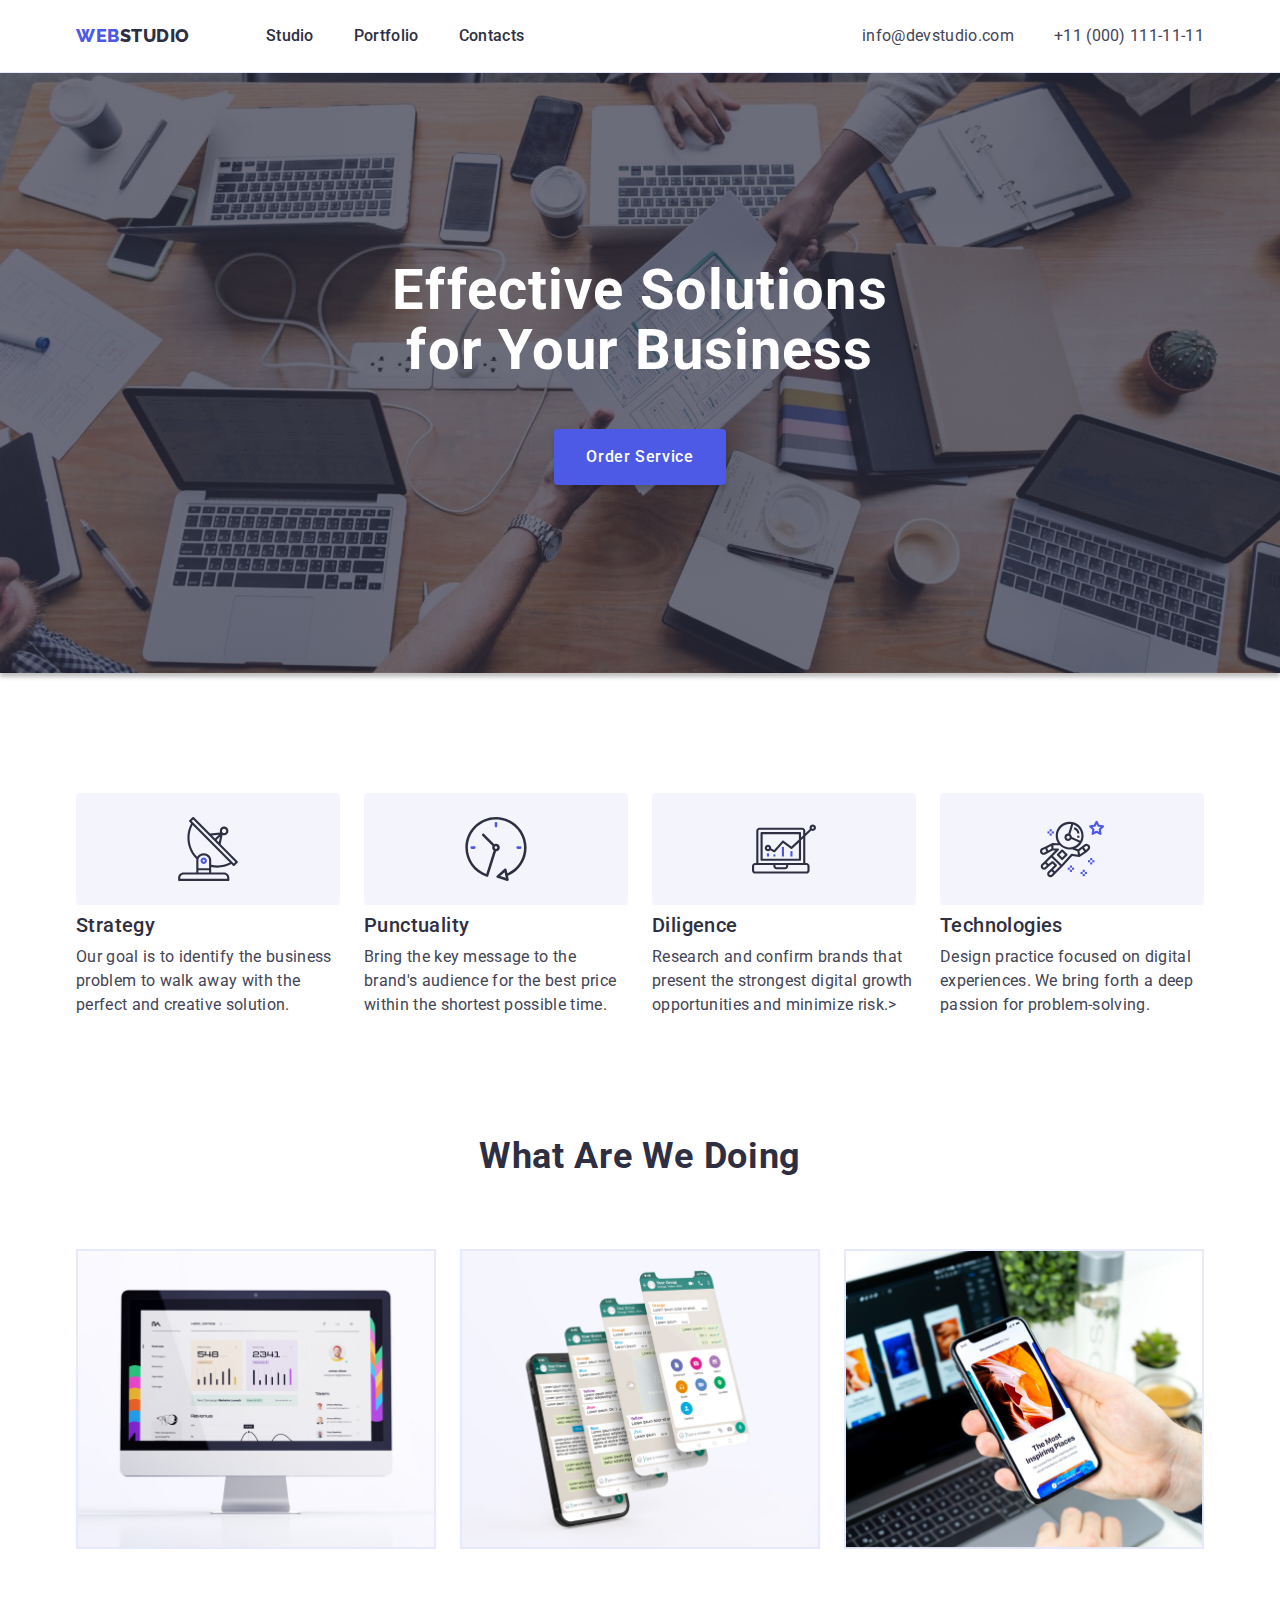
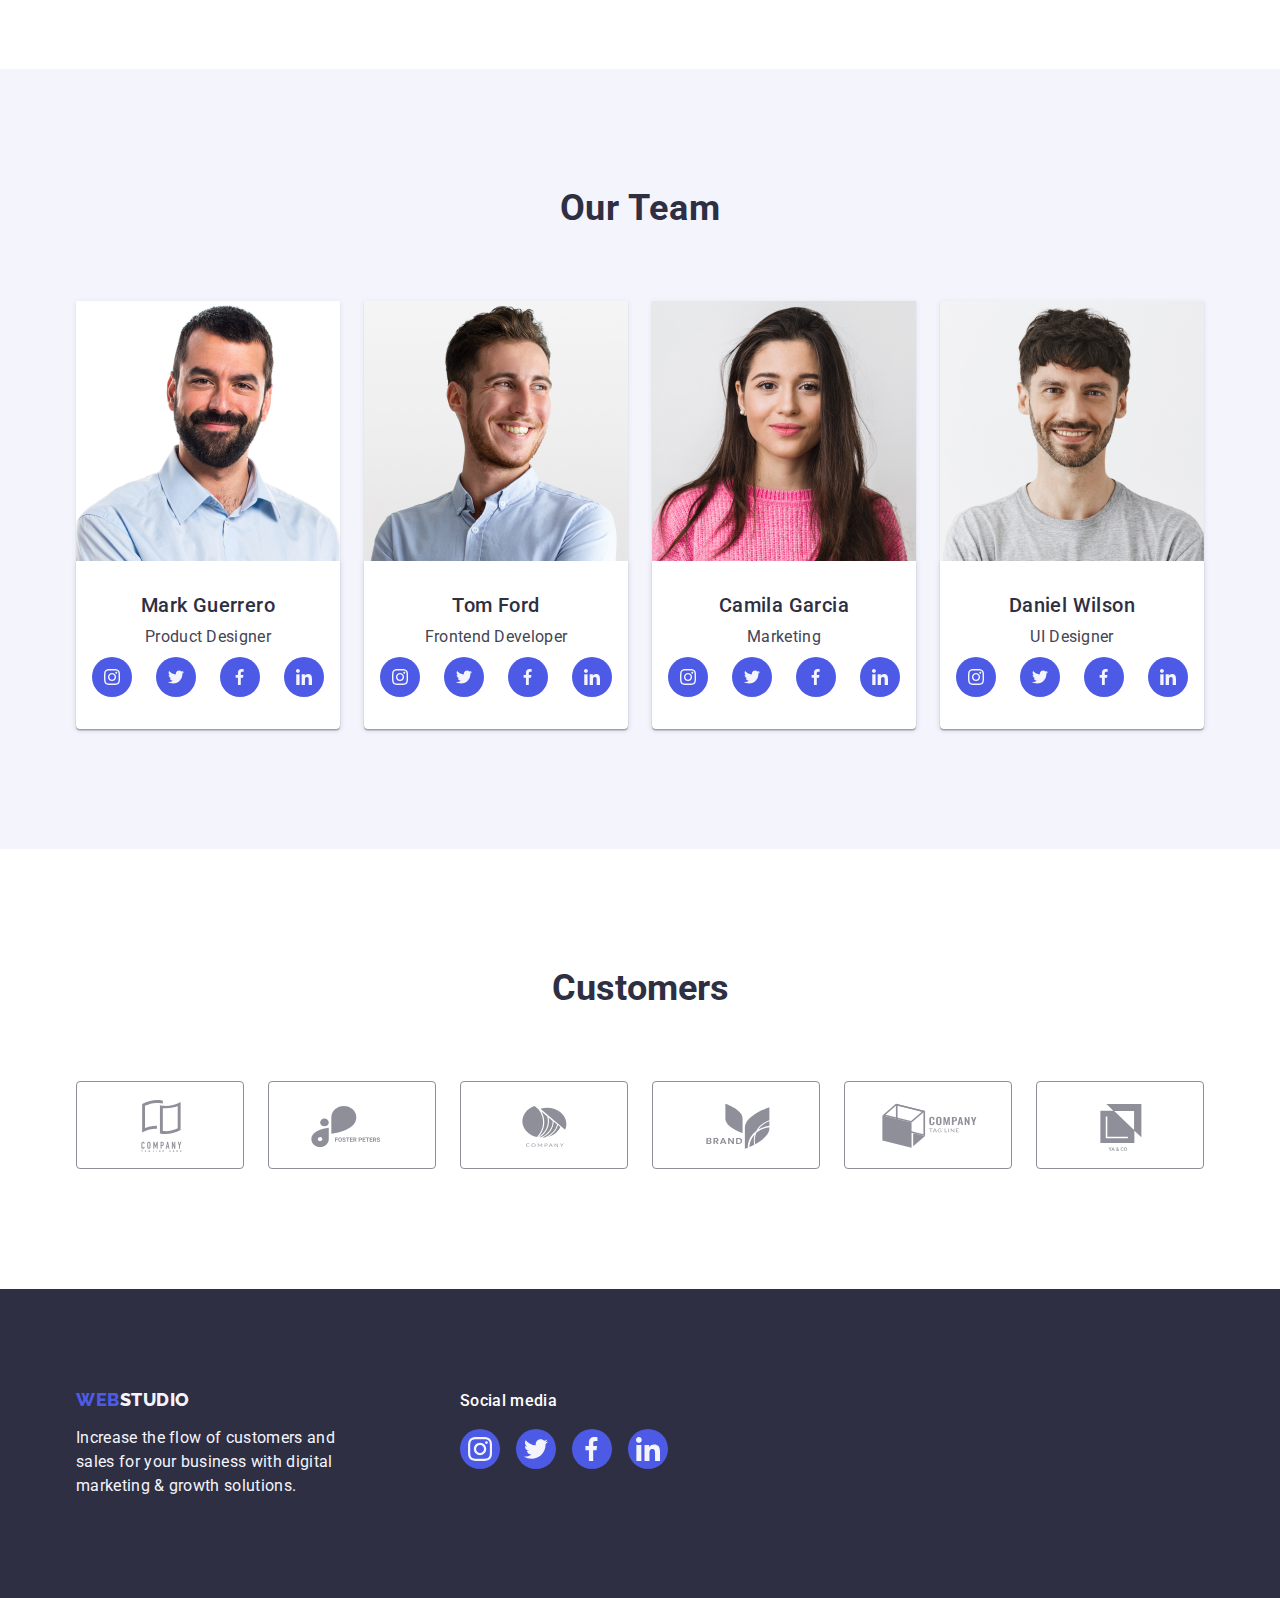
<file: index.html>
<!DOCTYPE html>
<html lang="en">

<head>
    <meta charset="UTF-8">
    <meta http-equiv="X-UA-Compatible" content="IE=edge">
    <meta name="viewport" content="width=device-width, initial-scale=1.0">
    <title>Document</title>
    <link rel="stylesheet" href="https://cdn.jsdelivr.net/npm/modern-normalize@1.1.0/modern-normalize.min.css">
    <link rel="stylesheet" href="./css/styles.css">
    <!-- Fonts -->
    <link rel="preconnect" href="https://fonts.googleapis.com">
    <link rel="preconnect" href="https://fonts.gstatic.com" crossorigin>
    <link rel="preconnect" href="https://fonts.googleapis.com">
    <link rel="preconnect" href="https://fonts.gstatic.com" crossorigin>

    <link
        href="https://fonts.googleapis.com/css2?family=Raleway:wght@800&family=Roboto:wght@400;500;700;900&display=swap"
        rel="stylesheet">

</head>

<body>
    <!-- header -->
    <header class="header">
        <div class="header-container container">
            <nav class="header-navigation">
                <a class="header-logo link" href="./index.html">Web<span class="logo-blue">Studio</span></a>
                <ul class="header-list list">
                    <li class="header-item">
                        <a class="header-link link" href="./index.html">Studio</a>
                    </li>
                    <li class="header-item">
                        <a class="header-link link" href="./portfolio.html">Portfolio</a>
                    </li>
                    <li class="header-item">
                        <a class="header-link link" href="">Contacts</a>
                    </li>
                </ul>
            </nav>
            <address class="header-info">
                <ul class="header-info list">
                    <li class="header-info-item"><a class="header-info-link link "
                            href="mailto:info@devstudio.com">info@devstudio.com</a></li>
                    <li class="header-info-item"><a class="header-info-link link" href="tel:+110001111111">+11 (000)
                            111-11-11</a></li>
                </ul>
            </address>
        </div>
    </header>
    <main class="main">
        <!-- hero -->
        <section class="section-hero">
            <div class="hero-container container">
                <h1 class="hero">Effective Solutions
                    for Your Business</h1>
                <button class="hero-button" type="button">Order Service</button>
            </div>
        </section>
        <!-- goals -->

        <section class="section-goals">
            <div class="goals-container container">
                <h2 hidden class="goals-hero">Our Goals</h2>
                <ul class="goals-list list">
                    <li class="goals-item">
                        <div class="icons-container">
                            <svg class="goals-icons" width="64" height="64">
                                <use href="./images/icons.svg#icon-antenna-1-1"></use>
                            </svg>
                        </div>
                        <h3 class="goals-item-name">Strategy</h3>
                        <p class="goals-description">Our goal is to identify the business
                            problem to walk away with the perfect and creative solution. </p>
                    </li>
                    <li class="goals-item">
                        <div class="icons-container">
                            <svg class="goals-icons" width="64" height="64">
                                <use href="./images/icons.svg#icon-clock-1-1"></use>
                            </svg>
                        </div>
                        <h3 class="goals-item-name">Punctuality</h3>
                        <p class="goals-description">Bring the key message to the brand's audience for the best price
                            within
                            the shortest possible time.</p>
                    </li>
                    <li class="goals-item">
                        <div class="icons-container">
                            <svg class="goals-icons" width="64" height="64">
                                <use href="./images/icons.svg#icon-diagram-1-1"></use>
                            </svg>
                        </div>
                        <h3 class="goals-item-name">Diligence</h3>
                        <p class="goals-description">Research and confirm brands that present the strongest digital
                            growth
                            opportunities and minimize
                            risk.></p>
                    </li>
                    <li class="goals-item">
                        <div class="icons-container">
                            <svg class="goals-icons" width="64" height="64">
                                <use href="./images/icons.svg#icon-astronaut-1-1"></use>
                            </svg>
                        </div>
                        <h3 class="goals-item-name">Technologies</h3>
                        <p class="goals-description">Design practice focused on digital experiences. We bring forth a
                            deep
                            passion for
                            problem-solving.</p>
                    </li>
                </ul>
            </div>
        </section>

        <!-- activites -->
        <section class="section-activites">
            <div class=" activites-container container">
                <h2 class="activites-header">What are we doing</h2>
                <ul class="activites-list list">
                    <li class="activites-item"><img src="./images/computer.jpg" width="360" alt="Computer"></li>
                    <li class="activites-item"><img src="./images/phonescreen.jpg" width="360" alt="Phone Screen"></li>
                    <li class="activites-item"><img src="./images/phone.jpg" width="360" alt="Phone"></li>

                </ul>
            </div>
        </section>
        <!-- team -->
        <section class="section-team">
            <div class="team-container container">
                <h2 class="team-header">Our Team</h2>
                <ul class="team-list list">
                    <li class="team-item">
                        <img class="team-img" src="./images/img.jpg" width="264" alt="Mark">
                        <div class="team-member-div">
                            <h3 class="team-member">Mark Guerrero</h3>
                            <p class="team-text">Product Designer</p>
                            <ul class="team-icon-list list">
                                <li class="team-icon-item">
                                    <a class="team-icon-link" href="./index.html"> <svg  class="team-soc-icons" width="16" height="16">
                                            <use href="./images/icons.svg#icon-instagram-2" >
                                            </use>
                                        </svg></a>
                                </li>
                                <li class="team-icon-item">
                                    <a class="team-icon-link" href="./index.html"> <svg class="team-soc-icons" width="16" height="16">
                                            <use href="./images/icons.svg#icon-twitter-1" ></use>
                                        </svg></a>
                                </li>
                                <li class="team-icon-item">
                                    <a class="team-icon-link" href="./index.html"> <svg class="team-soc-icons" width="16" height="16">
                                            <use href="./images/icons.svg#icon-Vector" ></use>
                                        </svg></a>
                                </li>
                                <li class="team-icon-item">
                                    <a class="team-icon-link" href="./index.html"><svg class="team-soc-icons" width="16" height="16">
                                            <use href="./images/icons.svg#icon-linkedin-1" ></use>
                                        </svg></a>
                                </li>
                            </ul>
                        </div>
                    </li>
                    <!-- Tom -->
                    <li class="team-item">
                        <img class="team-img" src="./images/tom.jpg" width="264" alt="Tom">
                        <div class="team-member-div">
                            <h3 class="team-member">Tom Ford</h3>
                            <p class="team-text">Frontend Developer</p>
                       
                            <ul class="team-icon-list list">
                                <li class="team-icon-item">
                                    <a class="team-icon-link" href="./index.html"> <svg class="team-soc-icons" width="16" height="16">
                                            <use href="./images/icons.svg#icon-instagram-2" >
                                            </use>
                                        </svg></a>
                                </li>
                                <li class="team-icon-item">
                                    <a class="team-icon-link" href="./index.html"> <svg class="team-soc-icons" width="16" height="16">
                                            <use href="./images/icons.svg#icon-twitter-1" ></use>
                                        </svg></a>
                                </li>
                                <li class="team-icon-item">
                                    <a class="team-icon-link" href="./index.html"> <svg class="team-soc-icons" width="16" height="16">
                                            <use href="./images/icons.svg#icon-Vector" ></use>
                                        </svg></a>
                                </li>
                                <li class="team-icon-item">
                                    <a class="team-icon-link" href="./index.html"><svg class="team-soc-icons" width="16" height="16">
                                            <use href="./images/icons.svg#icon-linkedin-1" ></use>
                                        </svg></a>
                                </li>
                            </ul>
                        </div>
                    </li>
                    <!-- Camila -->
                    <li class="team-item">

                        <img class="team-img" src="./images/camila.jpg" width="264" alt="Camila">
                        <div class="team-member-div">
                            <h3 class="team-member">Camila Garcia</h3>
                            <p class="team-text">Marketing</p>
                        
                        
                            <ul class="team-icon-list list">

                                <li class="team-icon-item">
                                    <a class="team-icon-link" href="./index.html"> <svg class="team-soc-icons" width="16" height="16" >
                                            <use href="./images/icons.svg#icon-instagram-2" >
                                            </use>
                                        </svg></a>
                                </li>
                                <li class="team-icon-item">
                                    <a class="team-icon-link" href="./index.html"> <svg class="team-soc-icons" width="16" height="16" >
                                            <use href="./images/icons.svg#icon-twitter-1" ></use>
                                        </svg></a>
                                </li>
                                <li class="team-icon-item">
                                    <a class="team-icon-link" href="./index.html"> <svg class="team-soc-icons" width="16" height="16" >
                                            <use href="./images/icons.svg#icon-Vector" ></use>
                                        </svg></a>
                                </li>
                                <li class="team-icon-item">
                                    <a class="team-icon-link" href="./index.html"><svg class="team-soc-icons" width="16" height="16" >
                                            <use href="./images/icons.svg#icon-linkedin-1" ></use>
                                        </svg></a>
                                </li>
                                </ul>
                        </div>
                    </li>
                    <!-- Daniel -->
                    <li class="team-item">

                        <img class="team-img" src="./images/daniel.jpg" width="264" alt="Daniel">
                        <div class="team-member-div">
                            <h3 class="team-member">Daniel Wilson</h3>
                            <p class="team-text">UI Designer</p>
                            <ul class="team-icon-list list">
                                <li class="team-icon-item">
                                    <a class="team-icon-link" href="./index.html"> <svg  class="team-soc-icons" width="16" height="16" >
                                            <use href="./images/icons.svg#icon-instagram-2" >
                                            </use>
                                        </svg></a>
                                </li>
                                <li class="team-icon-item">
                                    <a class="team-icon-link" href="./index.html"> <svg  class="team-soc-icons" width="16" height="16" >
                                            <use href="./images/icons.svg#icon-twitter-1" ></use>
                                        </svg></a>
                                </li>
                                <li class="team-icon-item">
                                    <a class="team-icon-link" href="./index.html"> <svg  class="team-soc-icons" width="16" height="16" >
                                            <use href="./images/icons.svg#icon-Vector" ></use>
                                        </svg></a>
                                </li>
                                <li class="team-icon-item">
                                    <a class="team-icon-link" href="./index.html"><svg  class="team-soc-icons" width="16" height="16" >
                                            <use href="./images/icons.svg#icon-linkedin-1" ></use>
                                        </svg></a>
                                </li>
                            </ul>
                        </div>
                    </li>
                </ul>
            </div>
        </section>
        <section class="customers">
            <div class="customers-container container">
                <h2 class="header-customers">Customers</h2>
                <!-- <div class="customers-box"> -->
                <ul class="customers-list list">
                    <li class="customers-item item">
                        <a class="customers-link" href="./index.html"> <svg class="customer-icons" width="104" height="56">
                                <use href="./images/icons.svg#icon-Logo-1" ></use>
                            </svg></a>
                    </li>
                    <li class="customers-item item">
                        <a class="customers-link" href="./index.html"> <svg class="customer-icons" width="104" height="56">
                                <use href="./images/icons.svg#icon-Logo-2" ></use>
                            </svg></a>
                    </li>
                    <li class="customers-item item">
                        <a class="customers-link" href="./index.html"> <svg  class="customer-icons" width="104" height="56"> 
                                <use href="./images/icons.svg#icon-Logo-3" ></use>
                            </svg></a>
                    </li>
                    <li class="customers-item item">
                        <a class="customers-link" href="./index.html"> <svg class="customer-icons" width="104" height="56">
                                <use href="./images/icons.svg#icon-Logo-4" ></use>
                            </svg></a>
                    </li>
                    <li class="customers-item item">
                        <a class="customers-link" href="./index.html"> <svg class="customer-icons" width="104" height="56">
                                <use href="./images/icons.svg#icon-Logo-5" ></use>
                            </svg></a>
                    </li>
                    <li class="customers-item item">
                        <a class="customers-link" href="./index.html"> <svg class="customer-icons" width="104" height="56">
                                <use href="./images/icons.svg#icon-Logo-6" ></use>
                            </svg></a>
                    </li>
                </ul>

                <!-- </div> -->

            </div>

        </section>
    </main>
    <footer class="footer">
        <div class="footer-container container">
            <div class="footer-cont">
                <a class="footer-link link" href="./index.html">Web<span class="footer-logo-blue">Studio</span></a>
                <p class="footer-text">Increase the flow of customers and sales for your business with digital marketing
                    &
                    growth solutions.</p>
            </div>
            <div class="footer-icons">
                <p class="footer-header">Social media</p>
                <ul class="footer-icon-list list">
                    <li class="footer-icon item">
                        <a class="footer-icon-link" href="/index.html"> <svg class="socials-icons" width="24"
                                height="24">
                                <use href="./images/icons.svg#icon-instagram-2"></use>
                            </svg></a>
                    </li>
                    <li class="footer-icon item">
                        <a class="footer-icon-link" href="/index.html"> <svg class="socials-icons" width="24"
                                height="24">
                                <use href="./images/icons.svg#icon-twitter-1"></use>
                            </svg></a>
                    </li>
                    <li class="footer-icon item">
                        <a class="footer-icon-link" href="/index.html"> <svg class="socials-icons" width="24"
                                height="24">
                                <use href="./images/icons.svg#icon-Vector"></use>
                            </svg></a>
                    </li>
                    <li class="footer-icon item">
                        <a class="footer-icon-link" href="/index.html"> <svg class="socials-icons" width="24"
                                height="24">
                                <use href="./images/icons.svg#icon-linkedin-1"></use>
                            </svg></a>
                    </li>
                </ul>
            </div>
        </div>
    </footer>
</body>

</html>
</file>
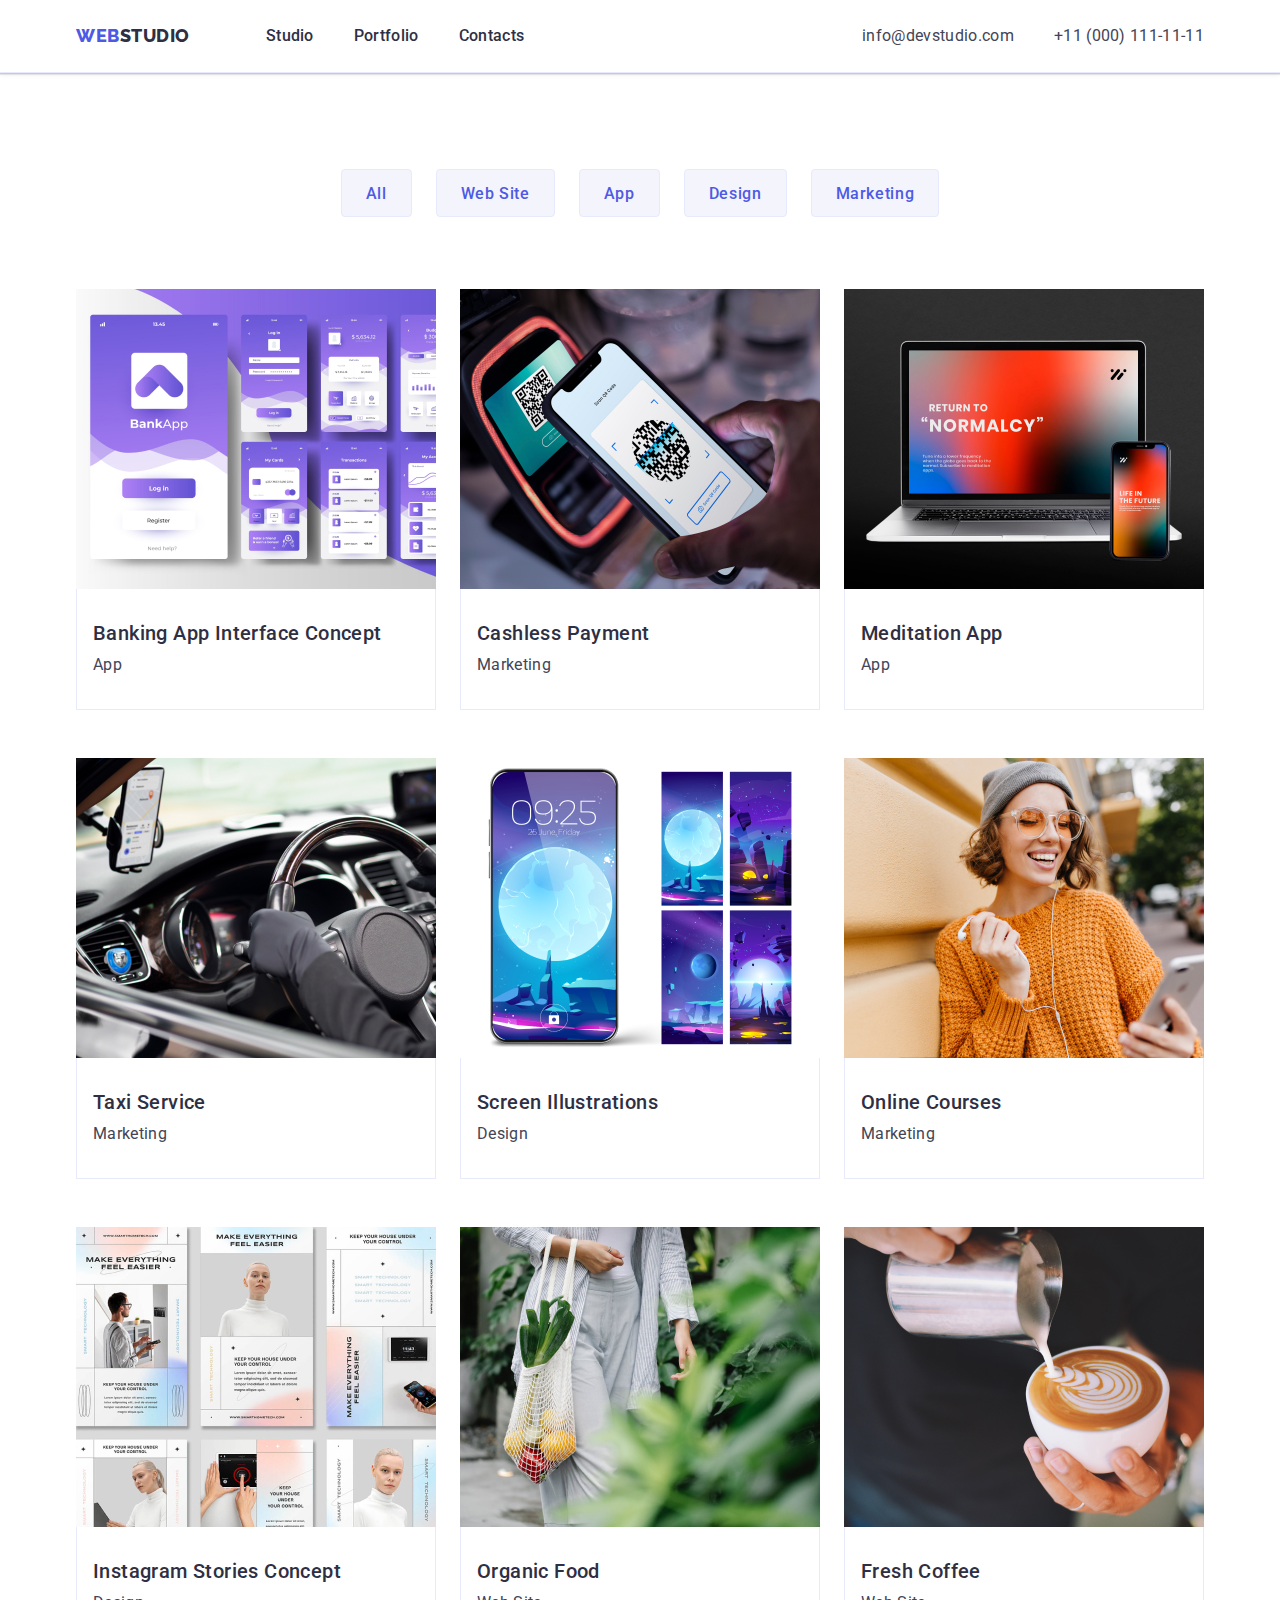
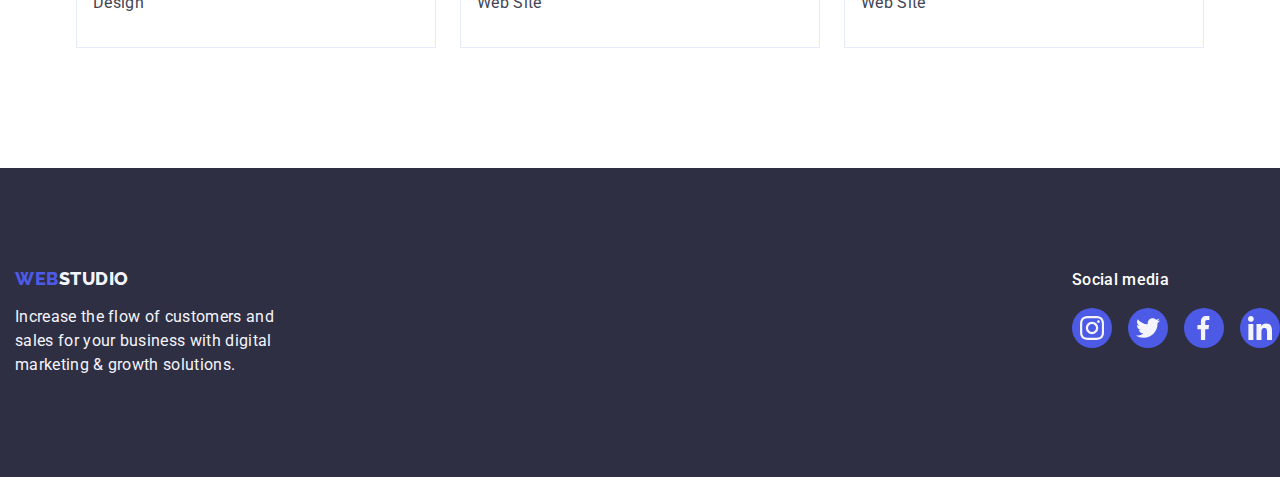
<file: portfolio.html>
<!DOCTYPE html>
<html lang="en">

<head>
    <meta charset="UTF-8">
    <meta http-equiv="X-UA-Compatible" content="IE=edge">
    <meta name="viewport" content="width=device-width, initial-scale=1.0">
    <title>Document</title>
    <link rel="stylesheet" href="https://cdn.jsdelivr.net/npm/modern-normalize@1.1.0/modern-normalize.min.css">
    <link rel="stylesheet" href="./css/styles.css">
    <link rel="preconnect" href="https://fonts.gstatic.com" crossorigin>
    <link rel="preconnect" href="https://fonts.googleapis.com">
<link rel="preconnect" href="https://fonts.gstatic.com" crossorigin>
<link href="https://fonts.googleapis.com/css2?family=Raleway:wght@800&family=Roboto:wght@400;500;700;900&display=swap" rel="stylesheet">

</head>

<body>
    <!-- header -->
    <header class="header">
        <div class="header-container container">
        <nav class="header-navigation">
            <a class="header-logo link" href="./index.html">Web<span class="logo-blue">Studio</span></a>
            <ul class="header-list list">
                <li class="header-item">
                    <a class="header-link link" href="./index.html">Studio</a>
                </li>
                <li class="header-item">
                    <a class="header-link link" href="./portfolio.html">Portfolio</a>
                </li>
                <li class="header-item">
                    <a class="header-link link" href="">Contacts</a>
                </li>
            </ul>
        </nav>
        <address class="header-info">
            <ul class="header-info list">
                <li class="header-info-item"><a class="header-info-link link "
                        href="mailto:info@devstudio.com">info@devstudio.com</a></li>
                <li class="header-info-item"><a class="header-info-link link" href="tel:+110001111111">+11 (000)
                        111-11-11</a></li>
            </ul>
        </address>
    </div>
    </header>
    <!-- MAIN -->
    <main class="main-portfolio">
        <section class="portfolio-container">
            <div class="portfolio-div container">
            <h1 hidden>portfolio</h1>
            <ul class="portfolio-list list">
            <li class="portfolio-item"><button class="portfolio-button" type="button">All</button></li>
            <li class="portfolio-item"><button class="portfolio-button" type="button">Web Site</button></li>
            <li class="portfolio-item"><button class="portfolio-button" type="button">App</button></li>
            <li class="portfolio-item"><button class="portfolio-button" type="button">Design</button></li>
            <li class="portfolio-item"><button class="portfolio-button" type="button">Marketing</button></li>
        </ul>
        <ul class="examples-list list ">
            
               <li class="examples-item ">
                <a class="work-link link" href="">
                    <img class="portfolio-icon" src="./images/appsscreen.jpg"
                     width="360" alt="App">
                     <div class="work-container" >
                    <h2 class="example-header">Banking App Interface Concept</h2>
                    <p class="example-p">App</p>
                </div>
                </a>
                </li>
                <li class="examples-item ">
                    <a class="work-link link" href="">
                    <img class="portfolio-icon" src="./images/cantactless.jpg" width="360" alt="Marketing">
                    <div class="work-container" >
                    <h2 class="example-header">Cashless Payment</h2>
                    <p class="example-p">Marketing</p>
                </div>
                </a>
                </li>
                <li class="examples-item ">
                    <a class="work-link link" href="">
                        
                    <img class="portfolio-icon" src="./images/apps.jpg" width="360" alt="App">
                    <div class="work-container" >
                    <h2 class="example-header">Meditation App</h2>
                    <p class="example-p">App</p>
                </div>
                </a>
                </li>
                <li class="examples-item ">
                    <a class="work-link link" href="">
                    <img class="portfolio-icon" src="./images/car.jpg" width="360" alt="Marketing">
                    <div class="work-container" >
                    <h2 class="example-header">Taxi Service</h2>
                    <p class="example-p">Marketing</p>
                </div>
                </a>
                </li>
                <li class="examples-item ">
                    <a class="work-link link" href="">
                    <img class="portfolio-icon" src="./images/illustration.jpg" width="360" alt="Design">
                    <div class="work-container" >
                    <h2 class="example-header">Screen Illustrations</h2>
                    <p class="example-p">Design</p>
                </div>
                </a>
                </li>
                <li class="examples-item ">
                    <a class="work-link link" href="">
                    <img class="portfolio-icon" src="./images/courses.jpg" width="360" alt="Marketing">
                    <div class="work-container" >
                    <h2 class="example-header">Online Courses</h2>
                    <p class="example-p">Marketing</p>
                </div>
                </a>
                </li>
                <li class="examples-item ">
                    <a class="work-link link" href="">
                        
                    <img class="portfolio-icon" src="./images/insta.jpg" width="360" alt="Design">
                    <div class="work-container" >
                    <h2 class="example-header">Instagram Stories Concept</h2>
                    <p class="example-p">Design</p>
                </div>
                </a>
                </li>
                <li class="examples-item ">
                    <a class="work-link link" href="">
                    <img class="portfolio-icon" src="./images/food.jpg" width="360" alt="Web Site">
                    <div class="work-container" >
                    <h2 class="example-header">Organic Food</h2>
                    <p class="example-p">Web Site</p>
                </div>
                </a>
                </li>
                <li class="examples-item">
                    <a class="work-link link" href="">
                    <img class="portfolio-icon" src="./images/coffee.jpg" width="360" alt="Web Site">
                    <div class="work-container" >
                    <h2 class="example-header">Fresh Coffee</h2>
                    <p class="example-p ">Web Site</p>
                </div>
                </a>
                </li>

            </ul>
        </div>
    </section>
    </main>
    <footer class="footer">
        <div class="footer-container">
            <div class="container">
                <a class="footer-link link" href="./index.html">Web<span class="footer-logo-blue">Studio</span></a>
                <p class="footer-text">Increase the flow of customers and sales for your business with digital marketing
                    &
                    growth solutions.</p>
            </div>
            <div class="footer-icons">
                <p class="footer-header">Social media</p>
                <ul class="footer-icon-list list">
                    <li class="footer-icon item">
                        <a class="footer-icon-link" href="/index.html"> <svg class="socials-icons" width="24"
                                height="24">
                                <use href="./images/icons.svg#icon-instagram-2"></use>
                            </svg></a>
                    </li>
                    <li class="footer-icon item">
                        <a class="footer-icon-link" href="/index.html"> <svg class="socials-icons" width="24"
                                height="24">
                                <use href="./images/icons.svg#icon-twitter-1"></use>
                            </svg></a>
                    </li>
                    <li class="footer-icon item">
                        <a class="footer-icon-link" href="/index.html"> <svg class="socials-icons" width="24"
                                height="24">
                                <use href="./images/icons.svg#icon-Vector"></use>
                            </svg></a>
                    </li>
                    <li class="footer-icon item">
                        <a class="footer-icon-link" href="/index.html"> <svg class="socials-icons" width="24"
                                height="24">
                                <use href="./images/icons.svg#icon-linkedin-1"></use>
                            </svg></a>
                    </li>
                </ul>
            </div>
        </div>
    </footer>
</body>

</html>
</file>
<file: css/styles.css>
:root {
    --iris: #4d5ae5;
    --ocean: #404bbf;
    --navyblue: #2e2f42;
    --green: #31d0aa;
    --slate: #434455;
    --lightslate: #8e8f99;
    --cornflower: #e7e9fc;
    --cloud: #f4f4fd;
    --navybluemodal: #2e2f42;
    --grey: #2e2f42;
    --white: #ffffff;
}

body {
    font-family: "Roboto", sans-serif;
    color: #434455;
    background-color: var(--white);
}

h1,
h2,
h3,
h4,
h5,
h6,
p {
    margin: 0;
}

ul {
    list-style: none;
    padding: 0px;
    margin: 0;
}

img {
    max-width: 100%;
    display: block;
}

a {
    text-decoration: none;
}




/* page 1,HEADER */
.header-logo {
    font-family: "Raleway", sans-serif;
    font-size: 18px;
    font-weight: 800;
    line-height: 1.17;
    letter-spacing: 0.03em;
    color: var(--iris);
    text-transform: uppercase;
    display: flex;
    align-items: center;
    padding: 0px;
    align-items: flex-start;
    margin-right: 76px;


}

.container {
    width: 1158px;
    padding-left: 15px;
    padding-right: 15px;
    margin: 0 auto;
    /* display: flex; */
    /* align-items: center; */
}

.header {
    border-bottom: 1px solid #e7e9fc;
    box-shadow: 0px 2px 1px rgba(46, 47, 66, 0.08),
        0px 1px 1px rgba(46, 47, 66, 0.16),
        0px 1px 6px rgba(46, 47, 66, 0.08);
}

.header-container {
    display: flex;
    align-items: center;
}

.header-navigation {
    display: flex;
    align-items: center;

}

.list {
    list-style: none;
    display: flex;
    flex-direction: row;
    align-items: flex-start;
    padding: 0px;
    gap: 40px;
    /* width: 261px; */
    left: 347px;
    top: 24px;
}

/* .list {
    padding: 0px;
} */

.logo-blue {
    color: var(--navyblue);
}

.header-list {
    list-style: none;
    display: flex;
    gap: 40px;

}


.header-link {
    display: block;
    font-family: 'Roboto', sans-serif;
    font-weight: 500;
    font-size: 16px;
    line-height: 1.5;
    letter-spacing: 0.02em;
    text-decoration: none;
    color: var(--navyblue);
    padding: 24px 0;
}

.header-item:not(:last-child) {
    margin-right: 0;
}

.header-link:hover,
.header-link:focus {
    color: #404bbf;
}

.link {
    text-decoration: none;
}

.header-info {
    font-style: normal;
    display: flex;
    gap: 40px;
    margin-left: auto;

}

.header-info-item:not(:last-child) {
    margin-right: 0;
}

.header-info-link {
    font-family: 'Roboto', sans-serif;
    font-size: 16px;
    line-height: 1.5;
    letter-spacing: 0.02em;
    color: var(--slate)
}

.header-info-link:hover,
.header-info-link:focus {
    color: #404bbf;
}

/* Page 1 MAIN */
/* .main {

} */
/* HERO */
/* .hero-container{

/* }  */

.section-hero {
    background-image: linear-gradient(rgba(46, 47, 66, 0.7), rgba(46, 47, 66, 0.7)),url(../images/people-office.jpg);
    max-width: 1440px;
    background-repeat: no-repeat;
    background-position: center;
    background-size: cover;
    background-color: var(--navyblue);
    box-shadow: 0px 4px 4px rgba(0, 0, 0, 0.25);
    padding: 188px 0;
    margin: auto;


}
.hero-container {
    /* background-image: linear-gradient(rgba(46, 47, 66, 0.7), rgba(46, 47, 66, 0.7)),url(../images/people-office.jpg);
    max-width: 1440px;
    background-repeat: no-repeat;
    background-position: center;
    background-size: cover;
    background-color: var(--navyblue);
    box-shadow: 0px 4px 4px rgba(0, 0, 0, 0.25); */

}


.hero {
    font-family: 'Roboto', sans-serif;
    font-weight: 700;
    font-size: 56px;
    line-height: 1.07;
    text-align: center;
    letter-spacing: 0.02em;
    color: var(--white);
    max-width: 496px;
    margin-bottom: 48px;
    margin-left: auto;
    margin-right: auto;

}

.hero-button {
    font-family: "Roboto", sans-serif;
    padding: 16px 32px;
    font-size: 16px;
    line-height: 1.5;
    letter-spacing: 0.04em;
    background: #4D5AE5;
    box-shadow: 0px 4px 4px rgba(0, 0, 0, 0.15);
    color: var(--white);
    font-weight: 500;
    cursor: pointer;
    display: block;
    min-width: 169px;
    height: 56px;
    border: none;
    border-radius: 4px;
    margin: auto;
}

.hero-button:hover,
.hero-button:focus {
    background-color: #404BBF;
}

.section-goals {
    padding: 120px 0;

}

.goals-container {
    display: flex;
}

/* .goals-hero {} */

.goals-list {
    list-style: none;
    display: flex;
    gap: 24px;
}

.goals-item:not(:last-child) {
    margin-right: 0;
}

.goals-item {
    width: calc((100% - 72px) / 4);
}

.goals-item-name {
    font-family: 'Roboto', sans-serif;
    font-weight: 500;
    font-size: 20px;
    line-height: 24px;
    letter-spacing: 0.02em;
    color: #2E2F42;

    margin-bottom: 8px;
}

.goals-icons {
    display: inline-block;
    width: 64px;
    height: 64px;
    /* padding-top: 24px; */
}

.icons-container {
    background-color: var(--cloud);
    height: 112px;
    width: 264px;
    border-radius: 4px;
    margin-bottom: 8px;
    text-align: center;
    display: flex;
    align-items: center;
    justify-content: center;

}

.goals-description {
    font-family: 'Roboto', sans-serif;
    font-size: 16px;
    line-height: 24px;
    letter-spacing: 0.02em;
    color: var(--slate);

}

.section-activites {
    padding-bottom: 120px;
}

.activites-header {
    font-family: 'Roboto', sans-serif;
    font-weight: 700;
    font-size: 36px;
    line-height: 1.11;
    text-align: center;
    letter-spacing: 0.02em;
    text-transform: capitalize;
    color: var(--navyblue);
    margin-bottom: 72px;
}

.activites-list {
    display: flex;
    gap: 24px;
}

.activites-item {
    border: 1px solid #E7E9FC;
    flex: none;
    background-color: #FFFFFF;
    width: calc((100% - 48px) / 3);
}

.section-team {
    left: 0px;
    top: 1548px;
    background-color: #F4F4FD;
    padding: 120px 0;
}

.team-container {}

.team-header {
    font-family: 'Roboto', sans-serif;
    font-weight: 700;
    font-size: 36px;
    line-height: 1.11;
    text-align: center;
    letter-spacing: 0.02em;
    text-transform: capitalize;
    color: var(--navyblue);
    margin-bottom: 72px;

}

.team-list {
    display: flex;
    gap: 24px;
    
}

.team-item {
    background-color: #FFFFFF;
    flex-basis: calc((100% - 72px) / 4);
    box-shadow: 0px 1px 6px rgba(46, 47, 66, 0.08), 0px 1px 1px rgba(46, 47, 66, 0.16), 0px 2px 1px rgba(46, 47, 66, 0.08);
    border-radius: 0px 0px 4px 4px;


}
.container-team-icon {
    

}
.team-icon {
    display: flex;
    justify-content: center;
    gap: 24px;
}
.team-soc-icons{
    fill: var(--cloud);
    /* border-radius:50%; */
    display: flex;
    align-items: center;
    justify-content: center;


}
.team-icon-list {
    display: flex;
    justify-content: center;
    gap: 24px;

}
.team-icon-item {
    width: 40px;
    height: 40px;

}
.team-icon-link {
    width: 100%;
    height: 100%;
    background-color:var(--iris);
    border-radius:50%;
    display: flex;
    align-items: center; 
    justify-content: center;
}
.team-icon-link:hover,
.team-icon-link:focus{
    background-color: #404bbf; 

}
.team-member {
    font-family: 'Roboto', sans-serif;
    font-weight: 500;
    font-size: 20px;
    line-height: 24px;
    text-align: center;
    letter-spacing: 0.02em;
    color: var(--navyblue);
    margin-bottom: 8px;

}

.team-member-div {
    padding: 32px 0;
    border-radius: 0px 0px 4px 4px;
    box-shadow: 0px 1px 6px rgba(46, 47, 66, 0.08), 0px 1px 1px rgba(46, 47, 66, 0.16), 0px 2px 1px rgba(46, 47, 66, 0.08);

}

.team-text {
    font-family: 'Roboto';
    font-size: 16px;
    line-height: 24px;
    text-align: center;
    letter-spacing: 0.02em;
    color: var(--slate);
    padding-bottom: 8px;
    
}
.customers {
    padding: 120px 0;

}
.header-customers{
    font-size: 36px;
    line-height: 1.1;
    color: #2E2F42;
    margin-bottom: 72px;
   text-align: center;
}
.customers-list {
    display: flex;
    gap: 24px;

}

.customers-item {
    width: calc((100% - 120px) / 6);
    height: 88px;
}


.customers-link {
    width: 100%;
    height: 100%;
    border: 1px solid #8e8f99;
    border-radius:4px;
    display: flex;
    align-items: center;
    justify-content: center;
    color: var(--lightslate);
}
.customer-icons {
    fill: currentColor;
}

.customers-link:hover,
.customers-link:focus {
    border-color: #404bbf;
    color: #404bbf;
}

/* FOOTER */
.footer {
    left: 0px;
    top: 2280px;
    background: var(--navyblue);
    padding: 100px 0;
}
.footer-icon-list {
    display: flex;
    gap: 16px;
}
.footer-icon {
    width: 40px;
    height: 40px;
}
.footer-icon-link{
    width: 100%;
    height: 100%;
    background-color:var(--iris);
    border-radius:50%;
    display: flex;
    align-items: center;
    justify-content: center;

}
.footer-icon-link:hover,
.footer-icon-link:focus {
    background-color: #31d0aa;
    background-color: #31d0aa;
}
.socials-icons {
    fill: var(--cloud);

}
.footer-container {
    display: flex;
    align-items: baseline;
   

}
.footer-header {
    font-weight: 500;
    font-size: 16px;
    line-height: 1.5;
    letter-spacing: 0.02em;
    color:var(--white);
    margin-bottom: 16px;


}
.footer-cont {
    margin-right: 120px;
}

.footer-link {
    font-family: "Raleway", sans-serif;
    font-size: 18px;
    font-weight: 800;
    line-height: 1.17;
    letter-spacing: 0.03em;
    text-align: left;
    color: var(--iris);
    text-transform: uppercase;
    text-decoration: none;
    display: inline-block;
    margin-bottom: 16px;
}

.footer-logo-blue {
    color: #f4f4fd;
}

.footer-text {
    left: 156px;
    top: 2420px;
    font-size: 16px;
    line-height: 1.5;
    letter-spacing: 0.02em;
    color: var(--cloud);
    max-width: 264px;

}

/* PAGE 2 */
.portfolio-container {
    padding: 96px 0 120px;

}

.list {
    list-style: none;
}

.portfolio-list {
    display: flex;
    justify-content: center;
    gap: 24px;
    margin-bottom: 72px;
}

/* .portfolio-item {} */

.portfolio-button {
    font-family: "Roboto", sans-serif;
    font-weight: 500;
    font-size: 16px;
    line-height: 1.5;
    letter-spacing: 0.04em;
    padding: 12px 24px;
    height: 48px;
    background: var(--cloud);
    color: var(--iris);
    cursor: pointer;
    padding: 12px 24px;
    border: 1px solid var(--cornflower);
    border-radius: 4px;

}

.portfolio-button:hover,
.portfolio-button:focus {
    color: #FFFFFF;
    background-color: #404BBF;
    box-shadow: 0px 3px 1px rgba(0, 0, 0, 0.1), 0px 2px 1px rgba(0, 0, 0, 0.08), 0px 2px 2px rgba(0, 0, 0, 0.12);
    border-radius: 4px;
    border: 1px solid transparent;
}

/* .portfolio-button:hover,
.portfolio-button:focus {
    border: 1px solid transparent;
    border: 1px solid;

} */

/* .examples {
/* } */
.examples-list {
    display: flex;
    flex-wrap: wrap;
    column-gap: 24px;
    row-gap: 48px;
}

.list {}

.examples-item {
    /* background-color: ; */
    width: calc((100% - 48px) / 3);
}

.work-link {
    display: block;
}

.work-container {
    padding: 32px 16px;
    border: 1px solid #e7e9fc;
    border-top: none;
    
}
.work-link:hover,
.work-link:focus {
    box-shadow: 0px 1px 6px rgba(46, 47, 66, 0.08), 0px 1px 1px rgba(46, 47, 66, 0.16), 0px 2px 1px rgba(46, 47, 66, 0.08);


}


/* .link {
} */
.example-header {
    font-weight: 500;
    font-size: 20px;
    line-height: 1.2;
    letter-spacing: 0.02em;
    color: var(--navyblue);
    margin-bottom: 8px;
}

.example-p {
    font-size: 16px;
    line-height: 1.5;
    letter-spacing: 0.02em;
    color: var(--slate);
}

/* .portfolio-icon {

} */
</file>
